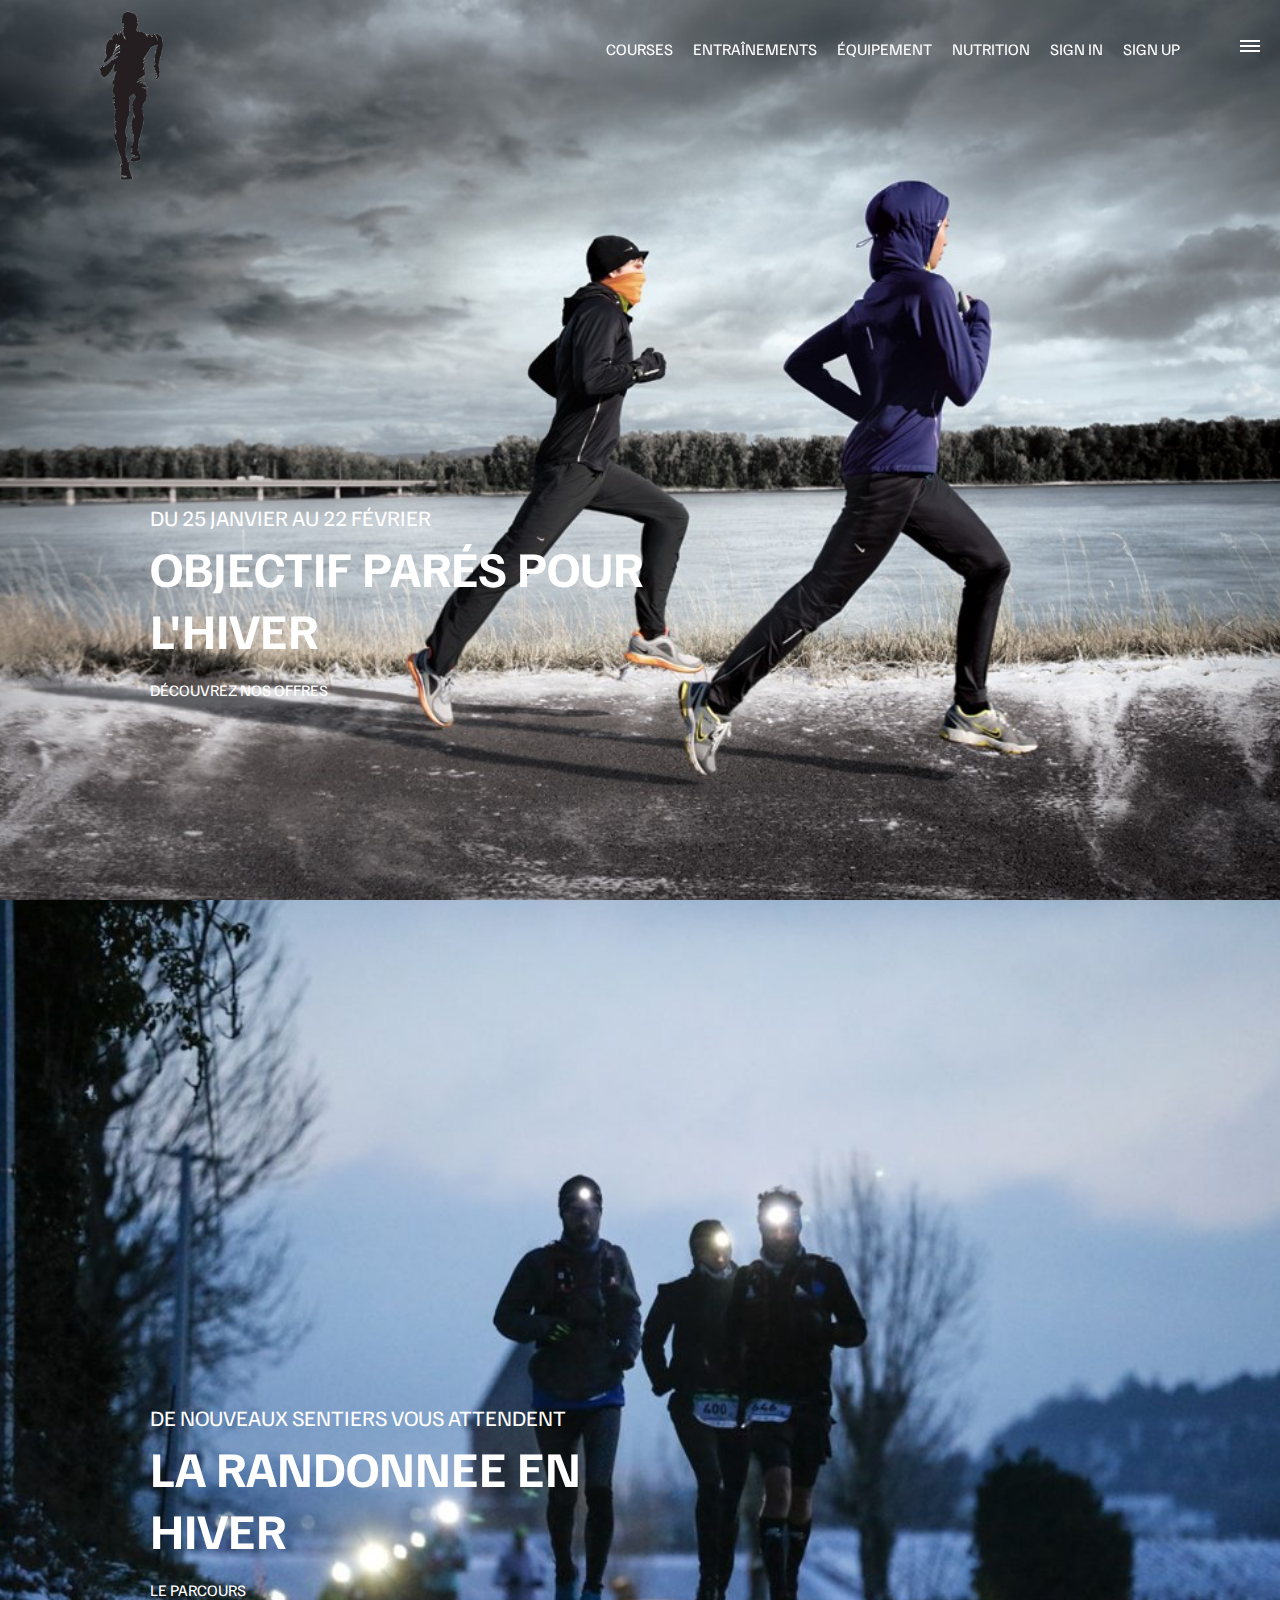
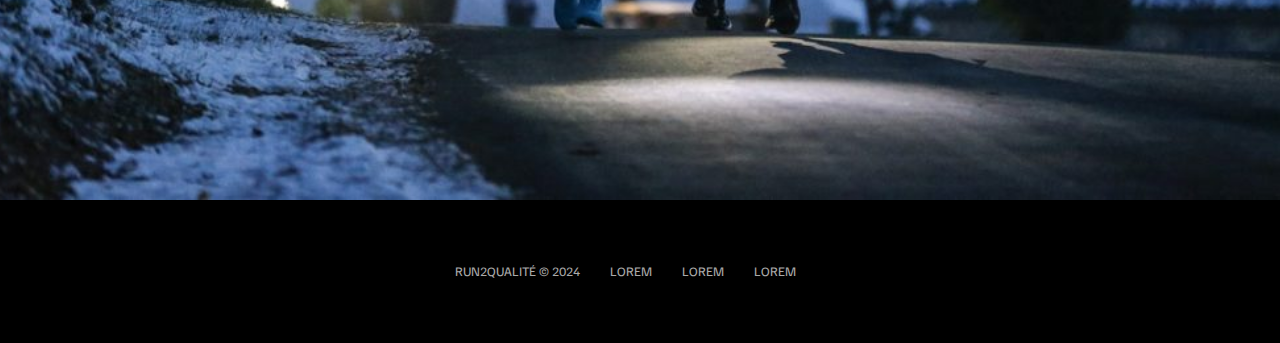
<file: index.html>
<!DOCTYPE html>
<html lang="en">
  <head>
    <meta charset="UTF-8" />
    <meta http-equiv="X-UA-Compatible" content="IE=edge" />
    <meta name="viewport" content="width=device-width, initial-scale=1.0" />
    <link rel="stylesheet" href="css/style.css">
    <script src="js/script.js" defer></script>
    <title> Run2Qualité </title>
  </head>
  <body>
    <div id="overlay"></div>
    
    <div id="mobile-menu" class="mobile-main-menu">
      <ul>
        <li><a href="#">Nos Magasins</a></li>
        <li><a href="#">Shop</a></li>
      </ul>
    </div>

    <!-- Header et Menu-->
    <header class="main-header">
      <div class="logo">
        <a href="index.html">
          <img src="img/logo run.jpg" alt="Run2Qualité">
        </a>
      </div>
      <nav class="desktop-main-menu">
        <ul>
          <li><a href="courses.html">Courses</a></li>
          <li>
            <a href="https://www.randonner-malin.com/principes-de-preparation-physique-pour-la-randonnee/">Entraînements</a>
          </li>
          <li>
            <a href="https://www.i-run.fr/">Équipement </a>
          </li>
          <li>
            <a href="https://www.cimalp.fr/blog/rando-que-manger-en-randonnee/#:~:text=Les%20f%C3%A9culents%20et%20l%C3%A9gumineuses%20sont,leur%20taux%20%C3%A9lev%C3%A9%20de%20glucides.">Nutrition</a>
          </li>
          <li><a href="signin.html">Sign In</a>
          </li>
          <li><a href="signup.html">Sign Up</a>
          </li>
        </ul>
      </nav>
    </header>

    <!-- Hamburger Menu -->
    <button id="menu-btn" class="hamburger" type="button">
      <span class="hamburger-top"></span>
      <span class="hamburger-middle"></span>
      <span class="hamburger-bottom"></span>
    </button>

    <!-- Section A -->
    <section class="section-a">
      <div class="section-inner">
       <h4>Du 25 Janvier au 22 Février</h4>
       <h2>OBJECTIF  PARÉS POUR L'HIVER</h2>
       <a href="#">
        <div class="hover"></div>
        <span>découvrez nos offres</span>
       </a>
      </div>
    </section>

    
    <!-- Section B -->
    <section class="section-b">
      <div class="section-inner">
       <h4>De nouveaux sentiers vous attendent </h4>
       <h2>LA RANDONNEE EN HIVER</h2>
       <a href="#">
        <div class="hover">
          <span>Le parcours</span>
        </div>
       </a>
      </div>
    </section>

    <footer>
      <ul>
        <li> Run2Qualité © 2024</li>
        <li>
          <a:href #="">lorem</a:href>
        </li>
        <li>
          <a:href #="">lorem</a:href>
        </li>
        <li>
          <a:href #="">lorem</a:href>
        </li>
      </ul>
    </footer>
  </body>
</html>
</file>
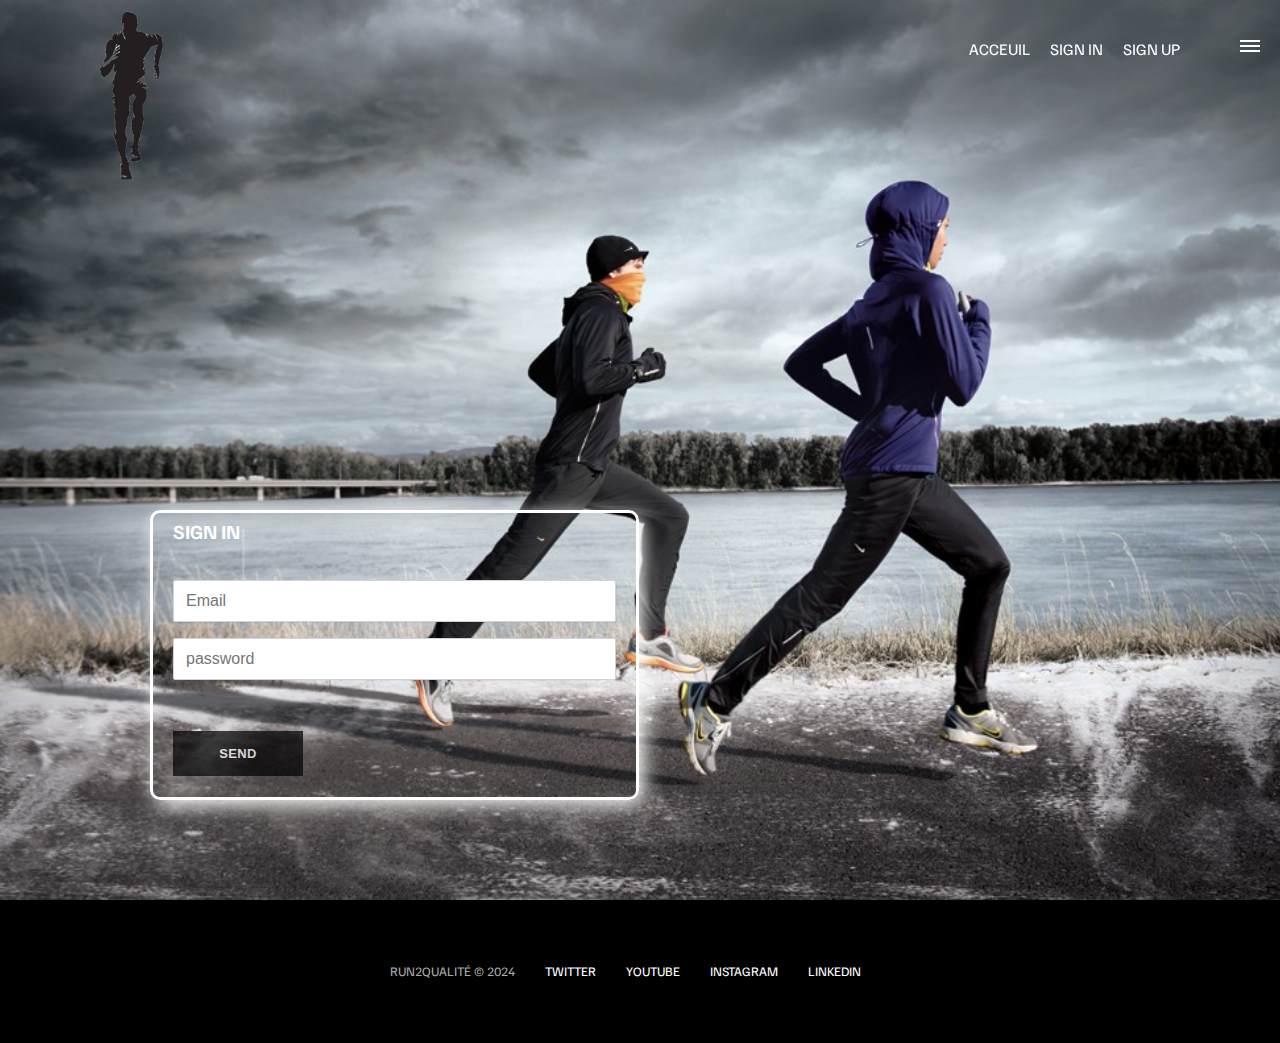
<file: signin.html>
<!DOCTYPE html>
<html>

<head>
    <meta charset="UTF-8" />
    <meta http-equiv="X-UA-Compatible" content="IE=edge" />
    <meta name="viewport" content="width=device-width, initial-scale=1.0" />
    <link rel="stylesheet" href="css/style.css" />  
    <script src="js/script.js" defer></script>
    <title>Run2Qualité</title>
</head>

<body>
    <div id="overlay"></div>

     <!-- Menu Pour Mobile -->
    <div id="mobile-menu" class="mobile-main-menu">
      <ul>
        <li><a href="#">Courses</a></li>
        <li><a href="#">Shop</a></li>

        <li class="mobile-only"><a href="falcon9.html">Falcon 9</a></li>
        <li class="mobile-only">
          <a href="falcon-heavy.html">Falcon Heavy</a>
        </li>
        <li class="mobile-only"><a href="dragon.html">Dragon</a></li>
      </ul>
    </div>

    <!-- Menu Pour Mobile -->
    <div id="mobile-menu" class="mobile-main-menu">
      <ul>
        <li><a href="#">Courses</a></li>
        <li><a href="#">Shop</a></li>
        <li class="mobile-only"><a href="index.html">Acceuil</a></li>
        <li class="mobile-only"><a href="signup.html">SignUp</a></li>
        <li class="mobile-only"><a href="signin.html">SignIn</a></li>
      </ul>
    </div>

     <!-- Header et Menu-->
    <header class="main-header">
      <div class="logo">
        <a href="index.html">
          <img src="img/logo run.jpg" alt="Run2Qualité" />
        </a>
      </div>
      <nav class="desktop-main-menu">
        <ul>
          <li><a href="index.html">Acceuil</a></li>
          <li><a href="signin.html">Sign In</a></li>
          <li><a href="signup.html">Sign Up</a></li>
        </ul>
      </nav>
    </header>

    <!-- Hamburger Menu -->
    <button id="menu-btn" class="hamburger" type="button">
      <span class="hamburger-top"></span>
      <span class="hamburger-middle"></span>
      <span class="hamburger-bottom"></span>
    </button>

    <!-- Section A -->
    <section class="section-a">
      <div class="section-inner">
        <!-- <h2 class="text-center">sign up&nbsp;&nbsp;</h2> -->
        <div class="contact-clean">
            <form method="post">
                <h2 class="text-center">sign in&nbsp;&nbsp;</h2>
                <div class="form-group"><input id="email" class="form-control" type="email" name="email" placeholder="Email"></div>
                <div class="form-group"><input id="password" class="form-control" type="password" name="password" placeholder="password">
                  <small class="text-danger invisible", id="pwd" >Veuillez enter un mot de pass de longueur minimum 8 caractères</small>                </div>
                <div class="form-group">
                    <button class="btn btn-primary" type="button" onClick=verifierFormulaire()>send </button>
                </div>
            </form>
        </div>
      </div>
    </section>
    <footer>
      <ul>
        <li>Run2Qualité &copy; 2024</li>
        <li><a href="#">Twitter</a></li>
        <li><a href="#">YouTube</a></li>
        <li><a href="#">Instagram</a></li>
        <li><a href="#">LinkedIn</a></li>
      </ul>
    </footer>
</body>

</html>
</file>
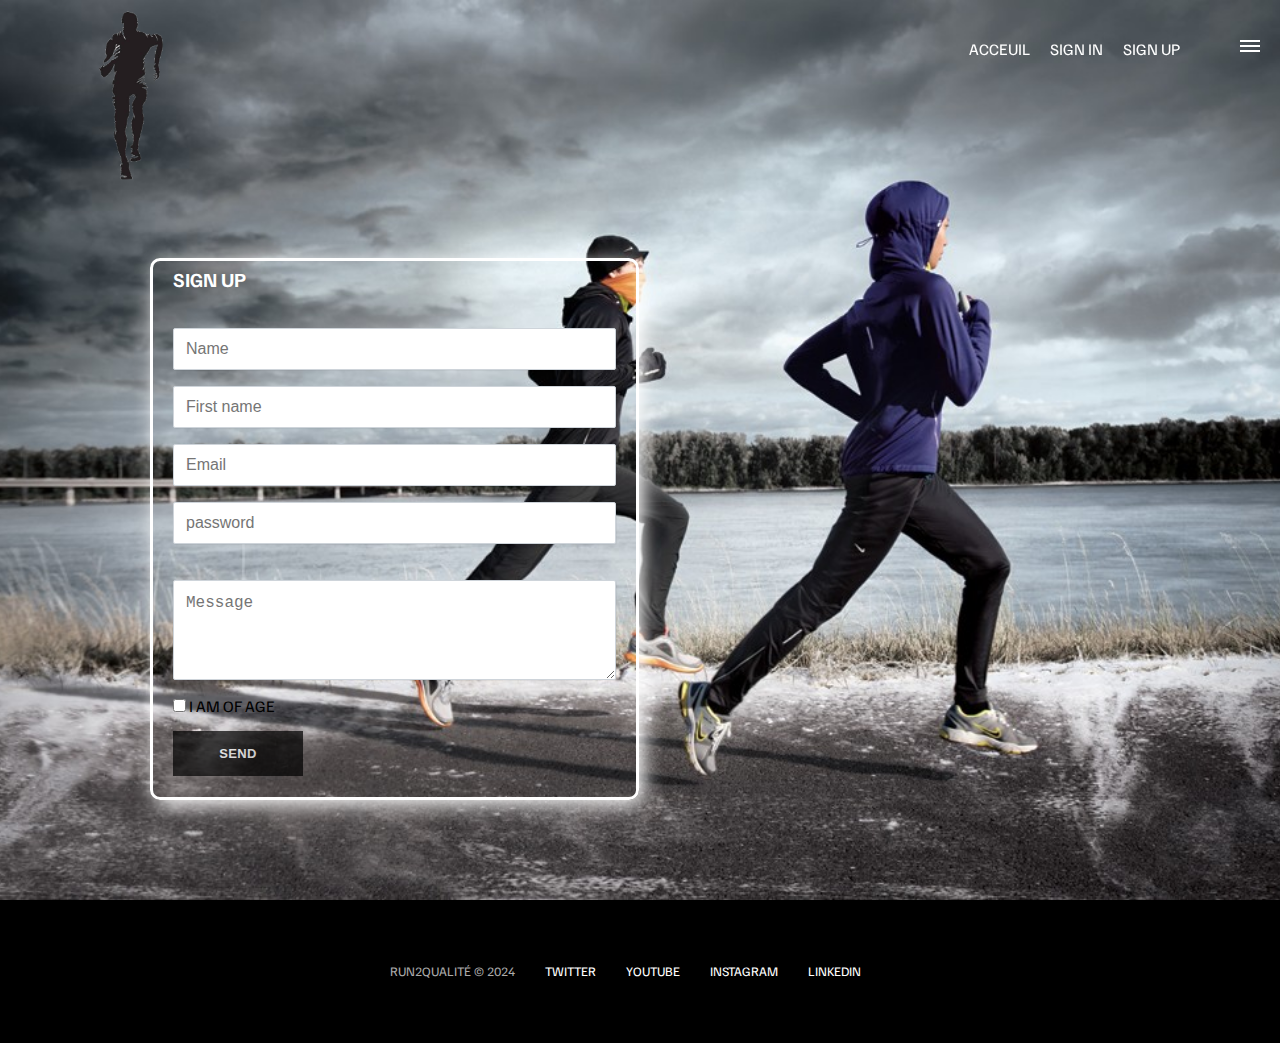
<file: signup.html>
<!DOCTYPE html>
<html>

<head>
    <meta charset="UTF-8" />
    <meta http-equiv="X-UA-Compatible" content="IE=edge" />
    <meta name="viewport" content="width=device-width, initial-scale=1.0" />
    <link rel="stylesheet" href="css/style.css" />
    <script src="js/script.js" defer></script>
    <title>Run2Qualité</title>
</head>

<body>
    <div id="overlay"></div>

     <!-- Menu Pour Mobile -->
    <div id="mobile-menu" class="mobile-main-menu">
      <ul>
        <li><a href="#">Courses</a></li>
        <li><a href="#">Shop</a></li>

        <li class="mobile-only"><a href="falcon9.html">Falcon 9</a></li>
        <li class="mobile-only">
          <a href="falcon-heavy.html">Falcon Heavy</a>
        </li>
        <li class="mobile-only"><a href="dragon.html">Dragon</a></li>
      </ul>
    </div>

 <!-- Menu Pour Mobile -->
 <div id="mobile-menu" class="mobile-main-menu">
  <ul>
    <li><a href="#">Courses</a></li>
    <li><a href="#">Shop</a></li>
    <li class="mobile-only"><a href="index.html">Acceuil</a></li>
    <li class="mobile-only"><a href="signup.html">SignUp</a></li>
    <li class="mobile-only"><a href="signin.html">SignIn</a></li>
  </ul>
</div>

 <!-- Header et Menu-->
<header class="main-header">
  <div class="logo">
    <a href="index.html">
      <img src="img/logo run.jpg" alt="Run2Qualité" />
    </a>
  </div>
  <nav class="desktop-main-menu">
    <ul>
      <li><a href="index.html">Acceuil</a></li>
      <li><a href="signin.html">Sign In</a></li>
      <li><a href="signup.html">Sign Up</a></li>
    </ul>
  </nav>
</header>

<!-- Hamburger Menu -->
<button id="menu-btn" class="hamburger" type="button">
  <span class="hamburger-top"></span>
  <span class="hamburger-middle"></span>
  <span class="hamburger-bottom"></span>
</button>

    <!-- Section A -->
    <section class="section-a">
      <div class="section-inner">
        <!-- <h2 class="text-center">sign up&nbsp;&nbsp;</h2> -->
        <div class="contact-clean">
            <form method="post">
                <h2 class="text-center">sign up&nbsp;&nbsp;</h2>
                <div class="form-group"><input id="name" class="form-control" type="text" name="name" placeholder="Name"></div>
                <div class="form-group"><input id="firstname" class="form-control" type="text" name="prénom" placeholder="First name"></div>
                <div class="form-group"><input id="email" class="form-control" type="email" name="email" placeholder="Email"></div>
                <div class="form-group"><input id="password" class="form-control" type="password" name="password" placeholder="password">
                  <small class="text-danger invisible" id="pwd" >Veuillez enter un mot de pass de longueur minimum 8 caractères</small>
                </div>
                <div class="form-group"><textarea id="message" class="form-control" name="message" placeholder="Message" rows="14"></textarea></div>
                <div class="form-group">
                    <div class="form-check">
                      <input class="form-check-input" type="checkbox" id="formCheck-1">
                        <label id="label" class="form-check-label" for="formCheck-1">I am of age</label>
                    </div>
                    <button class="btn btn-primary" type="button" onClick=verifierFormulaire()>send </button>
                </div>
            </form>
        </div>
      </div>
    </section>

    

    <footer>
      <ul>
        <li>Run2Qualité &copy; 2024</li>
        <li><a href="#">Twitter</a></li>
        <li><a href="#">YouTube</a></li>
        <li><a href="#">Instagram</a></li>
        <li><a href="#">LinkedIn</a></li>
      </ul>
    </footer>
</body>

</html>
</file>
<file: css/style.css>
@import url('https://fonts.googleapis.com/css2?family=Familjen+Grotesk:wght@400;600;700&display=swap');

*,
*::before,
*::after {
  margin: 0;
  padding: 0;
  box-sizing: border-box;
}

body {
  font-family: 'Familjen Grotesk', sans-serif;
  background: #000;
  color: #fff;
}

a {
  text-decoration: none;
  color: #fff;
}

ul {
  list-style: none;
}

/* Header/Navbar */
.main-header {
  position: fixed;
  top: 0;
  left: 0;
  width: 100%;
  z-index: 3;
  display: flex;
  justify-content: space-between;
  align-items: center;
  text-transform: uppercase;
  height: 100px;
  padding: 0 30px;
}

/* Logo */
.logo {
  width: 200px;
  height: auto;
  margin-top: 90px;
}

.logo img {
  display: block;
  width: 100%;
  height: auto;
}

/* Desktop Menu */
.desktop-main-menu {
  margin-right: 50px;
}

.desktop-main-menu ul {
  display: flex;
}

.desktop-main-menu ul li {
  position: relative;
  margin-right: 20px;
  padding-bottom: 2px;
}

/* Menu item bottom border */
.desktop-main-menu ul li a::after {
  content: '';
  position: absolute;
  bottom: 0;
  left: 0;
  width: 100%;
  height: 1px;
  background: #fff;
  transform: scaleX(0);
  transition: transform 0.6s cubic-bezier(0.19, 1, 0.22, 1);
  transform-origin: right center;
}

.desktop-main-menu ul li a:hover::after {
  transform: scaleX(1);
  transform-origin: left center;
  transition-duration: 0.4s;
}

/* Sections */
section {
  position: relative;
  height: 100vh;
  background-position: center center;
  background-repeat: no-repeat;
  background-size: cover;
  text-transform: uppercase;
}

.section-inner {
  position: absolute;
  bottom: 200px;
  left: 150px;
  max-width: 560px;
}

.section-inner h4 {
  font-size: 22px;
  margin-bottom: 5px;
  font-weight: 300;
  animation: fadeInUp 0.5s ease-in-out;
}

.section-inner h2 {
  font-size: 50px;
  font-weight: 700;
  margin-bottom: 20px;
  animation: fadeInUp 0.5s ease-in-out 0.2s;
  animation-fill-mode: both; 
}

.section-inner a {
  animation: fadeInUp 0.5s ease-in-out 0.4s;
  animation-fill-mode: both; /* Stop from showing at start*/
}

/* Background images */
.section-a {
  background-image: url('../img/running h.jpg');
}
.section-b {
  background-image: url('../img/run b.jpg');
}

.btn {
  position: relative;
  display: inline-block;
  cursor: pointer;
  text-align: center;
  min-width: 130px;
  padding: 15px 50px;
  margin-top: 10px;
  border: 2px solid #fff;
  text-transform: uppercase;
  font-weight: bold;
  overflow: hidden;
  z-index: 2;
}

.btn:hover span {
  color: #000;
}

.btn .hover {
  position: absolute;
  top: 0;
  left: 0;
  width: 100%;
  height: 100%;
  background-color: #fff;
  color: #000;
  z-index: -1;
  transform: translateY(100%);
  transition: transform 0.6s cubic-bezier(0.19, 1, 0.22, 1);
}

.btn:hover .hover {
  transform: translateY(0);
}

.scroll-arrow {
  position: absolute;
  bottom: 50px;
  left: 50%;
  transform: translateX(-50%);
  animation: fadeBounce 5s infinite;
}

/* Footer */
footer {
  position: relative;
  padding: 55px 0;
}

footer ul {
  display: flex;
  justify-content: center;
  align-items: center;
  flex-wrap: wrap;
}

footer ul li {
  margin-right: 30px;
  color: #aaa;
  text-transform: uppercase;
  font-size: 13px;
  line-height: 2.5;
}

footer ul li a {
  color: #fff;
  transition: color 0.6s;
}

footer ul li a:hover {
  color: #aaa;
}

/* Hamburger Menu */
.hamburger {
  position: fixed;
  top: 40px;
  right: 20px;
  z-index: 10;
  cursor: pointer;
  width: 20px;
  height: 20px;
  background: none;
  border: none;
}

.hamburger-top,
.hamburger-middle,
.hamburger-bottom {
  position: absolute;
  width: 20px;
  height: 2px;
  top: 0;
  left: 0;
  background: #fff;
  transition: all 0.5s;
}

.hamburger-middle {
  transform: translateY(5px);
}

.hamburger-bottom {
  transform: translateY(10px);
}

/* Transition hamburger to X when open */
.open {
  transform: rotate(90deg);
}

.open .hamburger-top {
  transform: rotate(45deg) translateY(6px) translateX(6px);
}

.open .hamburger-middle {
  display: none;
}

.open .hamburger-bottom {
  transform: rotate(-45deg) translateY(6px) translateX(-6px);
}

/* Overlay */
.overlay-show {
  position: fixed;
  top: 0;
  left: 0;
  width: 100%;
  height: 100%;
  background-color: rgba(0, 0, 0, 0.5);
  z-index: 3;
}

/* Stop body scroll */
.stop-scrolling {
  overflow: hidden;
}

/* Hide mobile main menu items */
.mobile-only {
  display: none;
}

/* Mobile menu */
.mobile-main-menu {
  position: fixed;
  top: 0;
  right: 0;
  width: 350px;
  height: 100%;
  background: #000;
  z-index: 4;
  display: flex;
  align-items: center;
  justify-content: center;
  transform: translateX(100%);
  transition: transform 0.6s cubic-bezier(0.19, 1, 0.22, 1);
}

/* Bring menu from right */
.show-menu {
  transform: translateX(0);
}

.mobile-main-menu ul {
  display: flex;
  flex-direction: column;
  align-items: end;
  justify-content: center;
  padding: 50px;
  width: 100%;
}

.mobile-main-menu ul li {
  margin-bottom: 20px;
  font-size: 18px;
  text-transform: uppercase;
  border-bottom: 1px #555 dotted;
  width: 100%;
  text-align: right;
  padding-bottom: 8px;
}

.mobile-main-menu ul li a {
  color: #fff;
  transition: color 0.6s;
}

.mobile-main-menu ul li a:hover {
  color: #aaa;
}

/* Inner Pages */
.bg-falcon-9 {
  background-image: url('../img/falcon-9.webp');
}

.bg-falcon-heavy {
  background-image: url('../img/falcon-heavy.webp');
}

.bg-dragon {
  background-image: url('../img/dragon.webp');
}

.section-animate {
  animation: fadeIn 2s ease-in-out;
}

.section-inner-center {
  position: absolute;
  top: 50%;
  left: 50%;
  transform: translate(-50%, -50%);
  text-transform: uppercase;
  text-align: center;
  width: 80%;
}

.section-inner-center h3 {
  font-size: 100px;
  margin-bottom: 15px;
  animation: fadeInUp 0.5s ease-in-out;
}

.section-inner-center p {
  font-size: 20px;
  animation: fadeInUp 0.5s ease-in-out 0.2s;
  animation-fill-mode: both;
}

/* Stats */
.stats {
  max-width: 960px;
  margin: 0 auto;
  display: flex;
  align-items: center;
  justify-content: space-between;
  text-align: center;
  text-transform: uppercase;
}

.stats div span {
  font-size: 160px;
}

.stats div h4 {
  font-size: 24px;
  font-weight: 300;
}

/* Animations */

@keyframes fadeInUp {
  0% {
    opacity: 0;
    transform: translateY(140px);
  }

  100% {
    opacity: 1;
    transform: translateY(0);
  }
}

@keyframes fadeIn {
  0% {
    opacity: 0;
  }

  100% {
    opacity: 1;
  }
}

@keyframes fadeBounce {
  0%,
  20%,
  50%,
  80%,
  100% {
    opacity: 0;
    transform: translateY(-20px);
  }

  40% {
    opacity: 1;
    transform: translateY(0);
  }
}

/* Media Queries */

@media (max-width: 960px) {
  /* Hide desktop menu */
  .desktop-main-menu {
    display: none;
  }

  /* Show main mobile items */
  .mobile-only {
    display: block;
  }

  .section-inner-center h3 {
    font-size: 75px;
  }
}

@media (max-width: 600px) {
  .section-inner {
    bottom: 75px;
    left: 20px;
  }

  .section-inner h2 {
    font-size: 40px;
  }

  footer ul li:first-child {
    position: absolute;
    top: 30px;
    left: 50%;
    transform: translate(-50%, -50%);
  }

  footer ul li {
    margin-right: 15px;
  }

  .logo {
    width: 150px;
    margin: auto;
  }

  .section-inner-center h3 {
    font-size: 50px;
  }

  /* Stats */
  .stats {
    flex-direction: column;
  }

  .stats div {
    margin-bottom: 20px;
  }
}


/******************************************************************************************
   formulaire
   ****************************************************************************************/
   
  
  .contact-clean {
      position:relative;
      top: 120px;
    }
  
   
   
    .contact-clean h2 {
      margin-top: 5px;
      font-weight: bold;
      font-size: 20px;
      margin-bottom: 36px;
      color: inherit;
    }
   
    .section-inner form {
      margin-bottom: 20px;
      animation: fadeInUp 0.5s ease-in-out 0.2s;
      animation-fill-mode: both; /* Stop from showing at start*/
      border: solid;
      border-color: #fff;
      border-radius: 10px;
      padding: 0px 20px 5px;
      box-shadow: 5px 5px 20px white;
    }
   
    /****** Bootstrap ****/
  .invisible {
      visibility: hidden!important;
  }
  
  .text-danger {
    border: 2px red ;
   color: red;
  }
  
  
  .form-group {
    margin-bottom: 1rem;
  }
  
  .contact-clean form .form-control {
    background: #fff;
    border-radius: 2px;
    box-shadow: 1px 1px 1px rgba(0,0,0,0.05);
    outline: none;
    color: inherit;
    padding-left: 12px;
    height: 42px;
  }
  
  .form-control {
    display: block;
    width: 100%;
    height: calc(1.5em + 0.75rem + 2px);
    padding: 0.375rem 0.75rem;
    font-size: 1rem;
    font-weight: 400;
    line-height: 1.5;
    color: #495057;
    background-color: #fff;
    background-clip: padding-box;
    border: 1px solid #ced4da;
    border-radius: 0.25rem;
    transition: border-color .15s ease-in-out,box-shadow .15s ease-in-out;
  }
  
  
  .contact-clean form .btn-primary {
    background-color: #000000 !important;
    margin-top: 15px;
    color: #fff;
  }
  
  .btn:not(:disabled):not(.disabled) {
    cursor: pointer;
  }
  
  .contact-clean form .btn {
    padding: 16px 32px;
    border: none;
    background: none;
    box-shadow: none;
    text-shadow: none;
    opacity: 0.7;
    text-transform: uppercase;
    font-weight: bold;
    font-size: 13px;
    letter-spacing: 0.4px;
    line-height: 1;
    outline: none !important;
  }
  
  .contact-clean form textarea.form-control {
    min-height: 100px;
    max-height: 260px;
    padding-top: 10px;
    resize: vertical;
  }
  
  
  .form-group{
  color: #000;
  
  }
  
  .error {
    border: 2px solid red;
  }
  .good {
    border: 2px solid green;
  }
  .red {
    color: red;
  }
  .vert {
    color: green;
  }
</file>
